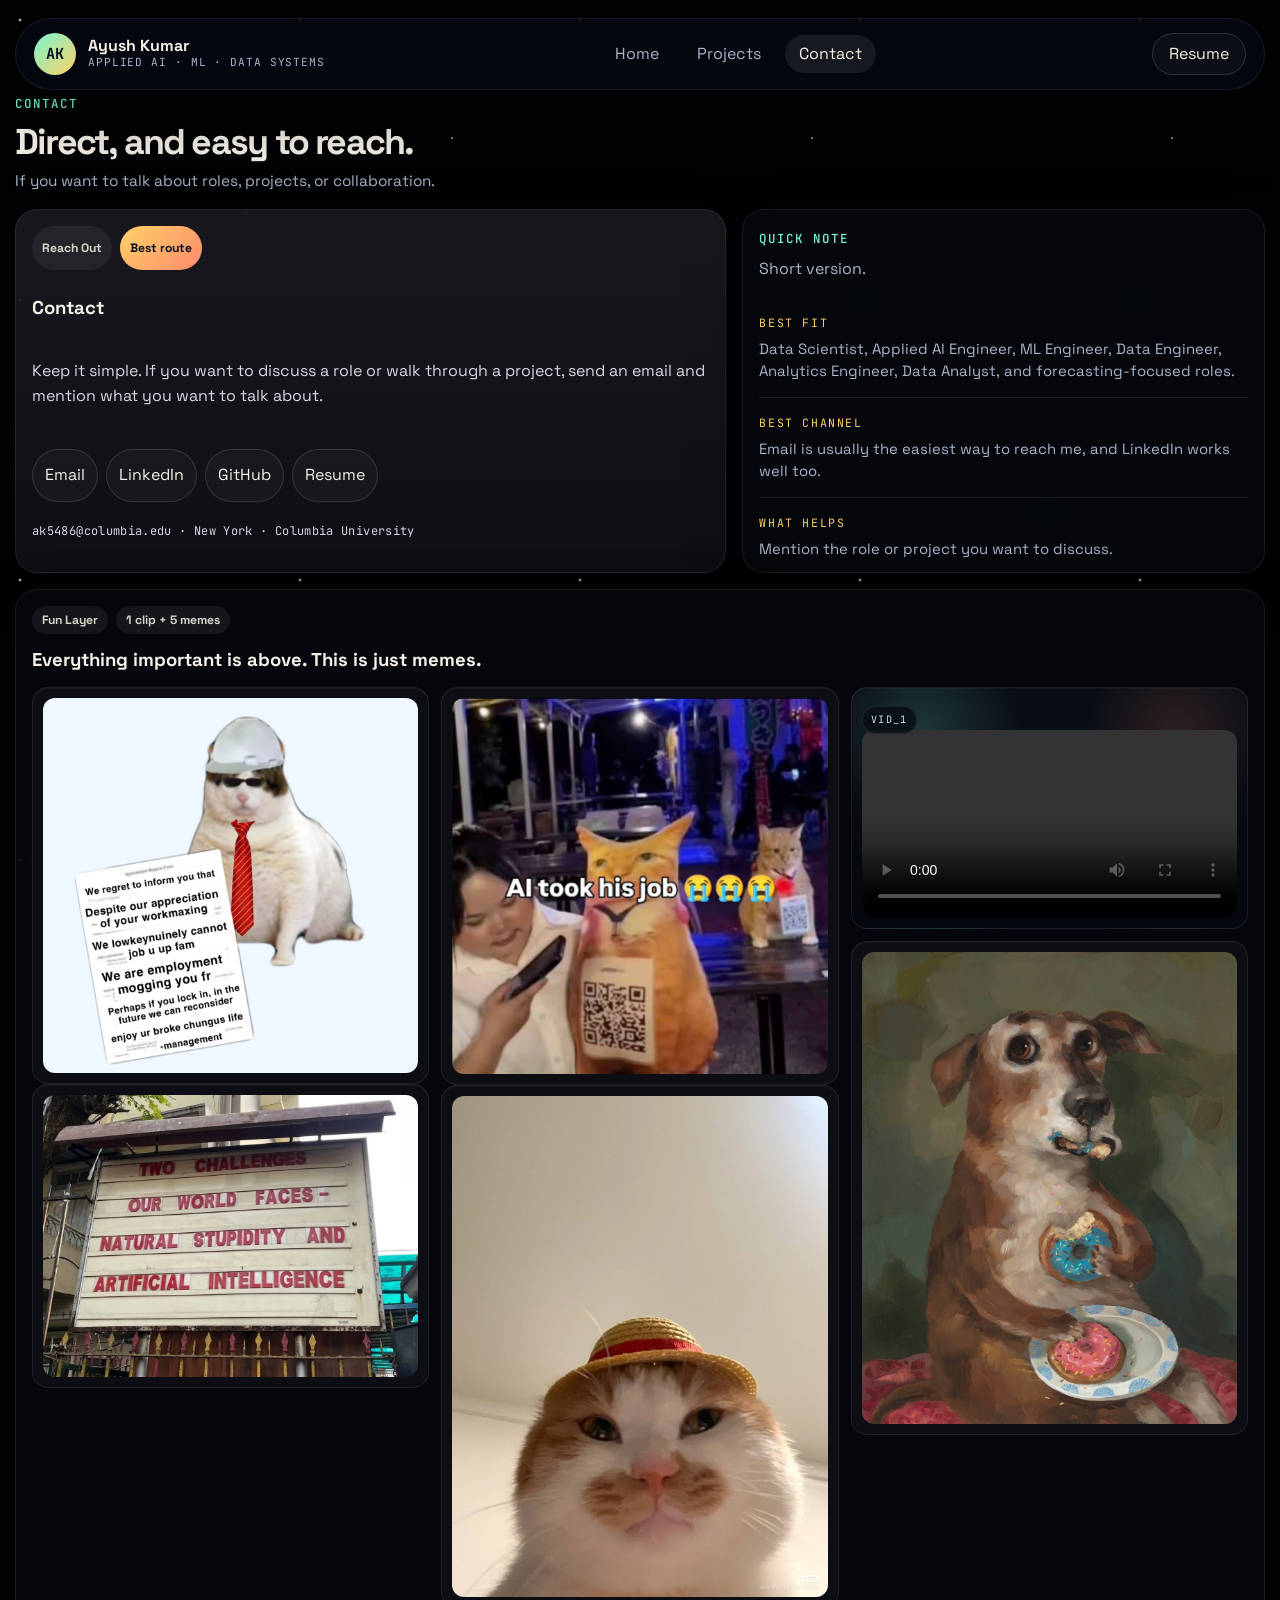
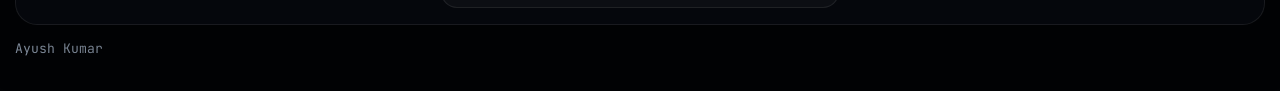
<file: contact.html>
<!doctype html>
<html lang="en">

<head>
  <meta charset="UTF-8" />
  <meta name="viewport" content="width=device-width, initial-scale=1.0" />
  <title>Contact | Ayush Kumar</title>
  <meta name="description" content="Minimal contact page for Ayush Kumar." />
  <meta name="theme-color" content="#020305" />
  <link rel="icon" href="assets/favicon.svg" type="image/svg+xml" />
  <link rel="preconnect" href="https://fonts.googleapis.com" />
  <link rel="preconnect" href="https://fonts.gstatic.com" crossorigin />
  <link
    href="https://fonts.googleapis.com/css2?family=Instrument+Serif:ital@0;1&family=JetBrains+Mono:wght@400;500;700&family=Space+Grotesk:wght@400;500;700&display=swap"
    rel="stylesheet" />
  <link rel="stylesheet" href="styles.css" />
</head>

<body class="sub-page projects-page contact-page">
  <div class="projects-shell">
    <header class="site-header projects-header">
      <a class="brand" href="index.html" aria-label="Ayush Kumar home">
        <span class="brand-mark">AK</span>
        <span class="brand-block">
          <strong>Ayush Kumar</strong>
          <small>Applied AI · ML · Data Systems</small>
        </span>
      </a>

      <nav class="site-nav" aria-label="Primary">
        <a href="index.html" data-page="index">Home</a>
        <a href="projects.html" data-page="projects">Projects</a>
        <a href="contact.html" data-page="contact">Contact</a>
      </nav>

      <a class="button" href="assets/Ayush_Kumar_resume.pdf" target="_blank" rel="noreferrer">Resume</a>
    </header>

    <main class="projects-main">
      <section class="projects-hero">
        <p class="eyebrow">Contact</p>
        <h1 class="projects-title">Direct, and easy to reach.</h1>
        <p class="projects-copy">
          If you want to talk about roles, projects, or collaboration.
        </p>
      </section>

      <section class="projects-layout contact-layout">
        <article class="projects-card projects-card-featured contact-primary-card">
          <div class="projects-card-head">
            <span class="projects-chip">Reach Out</span>
            <span class="projects-chip projects-chip-accent">Best route</span>
          </div>
          <h2>Contact</h2>
          <p>
            Keep it simple. If you want to discuss a role or walk through a project, send an email and mention
            what you want to talk about.
          </p>
          <div class="projects-links">
            <a href="mailto:ak5486@columbia.edu">Email</a>
            <a href="https://www.linkedin.com/in/ayushkumar953/" target="_blank" rel="noreferrer">LinkedIn</a>
            <a href="https://github.com/vitarka101" target="_blank" rel="noreferrer">GitHub</a>
            <a href="assets/Ayush_Kumar_resume.pdf" target="_blank" rel="noreferrer">Resume</a>
          </div>
          <p class="projects-meta">ak5486@columbia.edu · New York · Columbia University</p>
        </article>

        <aside class="projects-timeline-column contact-note-column">
          <div class="projects-timeline-panel contact-minimal-panel">
            <div class="projects-timeline-head">
              <span class="eyebrow">Quick Note</span>
              <p>Short version.</p>
            </div>

            <div class="contact-minimal-list">
              <div>
                <span>Best Fit</span>
                <p>Data Scientist, Applied AI Engineer, ML Engineer, Data Engineer, Analytics Engineer, Data Analyst,
                  and forecasting-focused roles.</p>
              </div>
              <div>
                <span>Best Channel</span>
                <p>Email is usually the easiest way to reach me, and LinkedIn works well too.</p>
              </div>
              <div>
                <span>What Helps</span>
                <p>Mention the role or project you want to discuss.</p>
              </div>
            </div>
          </div>
        </aside>

        <article class="projects-card contact-media-card">
          <div class="contact-media-head">
            <div>
              <div class="projects-card-head">
                <span class="projects-chip">Fun Layer</span>
                <span class="projects-chip">1 clip + 5 memes</span>
              </div>
              <h2>Everything important is above. This is just memes.</h2>
            </div>
            <!-- <p class="contact-media-copy">A short contact page works better when the useful links are immediate and the rest feels human.</p> -->
          </div>

          <div class="contact-media-grid">
            <figure class="contact-meme-card contact-meme-top-left">
              <img src="vid/pic_1.jpg" alt="Meme image 1" loading="lazy" decoding="async" />
            </figure>

            <figure class="contact-meme-card contact-meme-top-middle">
              <img src="vid/pic_4.jpg" alt="Meme image 4" loading="lazy" decoding="async" />
            </figure>

            <figure class="contact-meme-card contact-meme-top-right">
              <img src="vid/pic_2.jpg" alt="Meme image 2" loading="lazy" decoding="async" />
            </figure>

            <figure class="contact-meme-card contact-meme-side-left">
              <img src="vid/pic_5.jpg" alt="Meme image 5" loading="lazy" decoding="async" />
            </figure>

            <div class="contact-video-stack">
              <p class="contact-media-kicker">Vid_1</p>
              <div class="contact-video-frame">
                <video class="contact-video" controls loop playsinline preload="metadata"
                  aria-label="Contact section video">
                  <source src="vid/vid_1.mp4" type="video/mp4" />
                </video>
              </div>
            </div>

            <figure class="contact-meme-card contact-meme-side-right">
              <img src="vid/pic_3.jpg" alt="Meme image 3" loading="lazy" decoding="async" />
            </figure>
          </div>
        </article>
      </section>
    </main>

    <footer class="site-footer projects-footer">
      <p>Ayush Kumar</p>
    </footer>
  </div>

  <script src="script.js"></script>
</body>

</html>
</file>
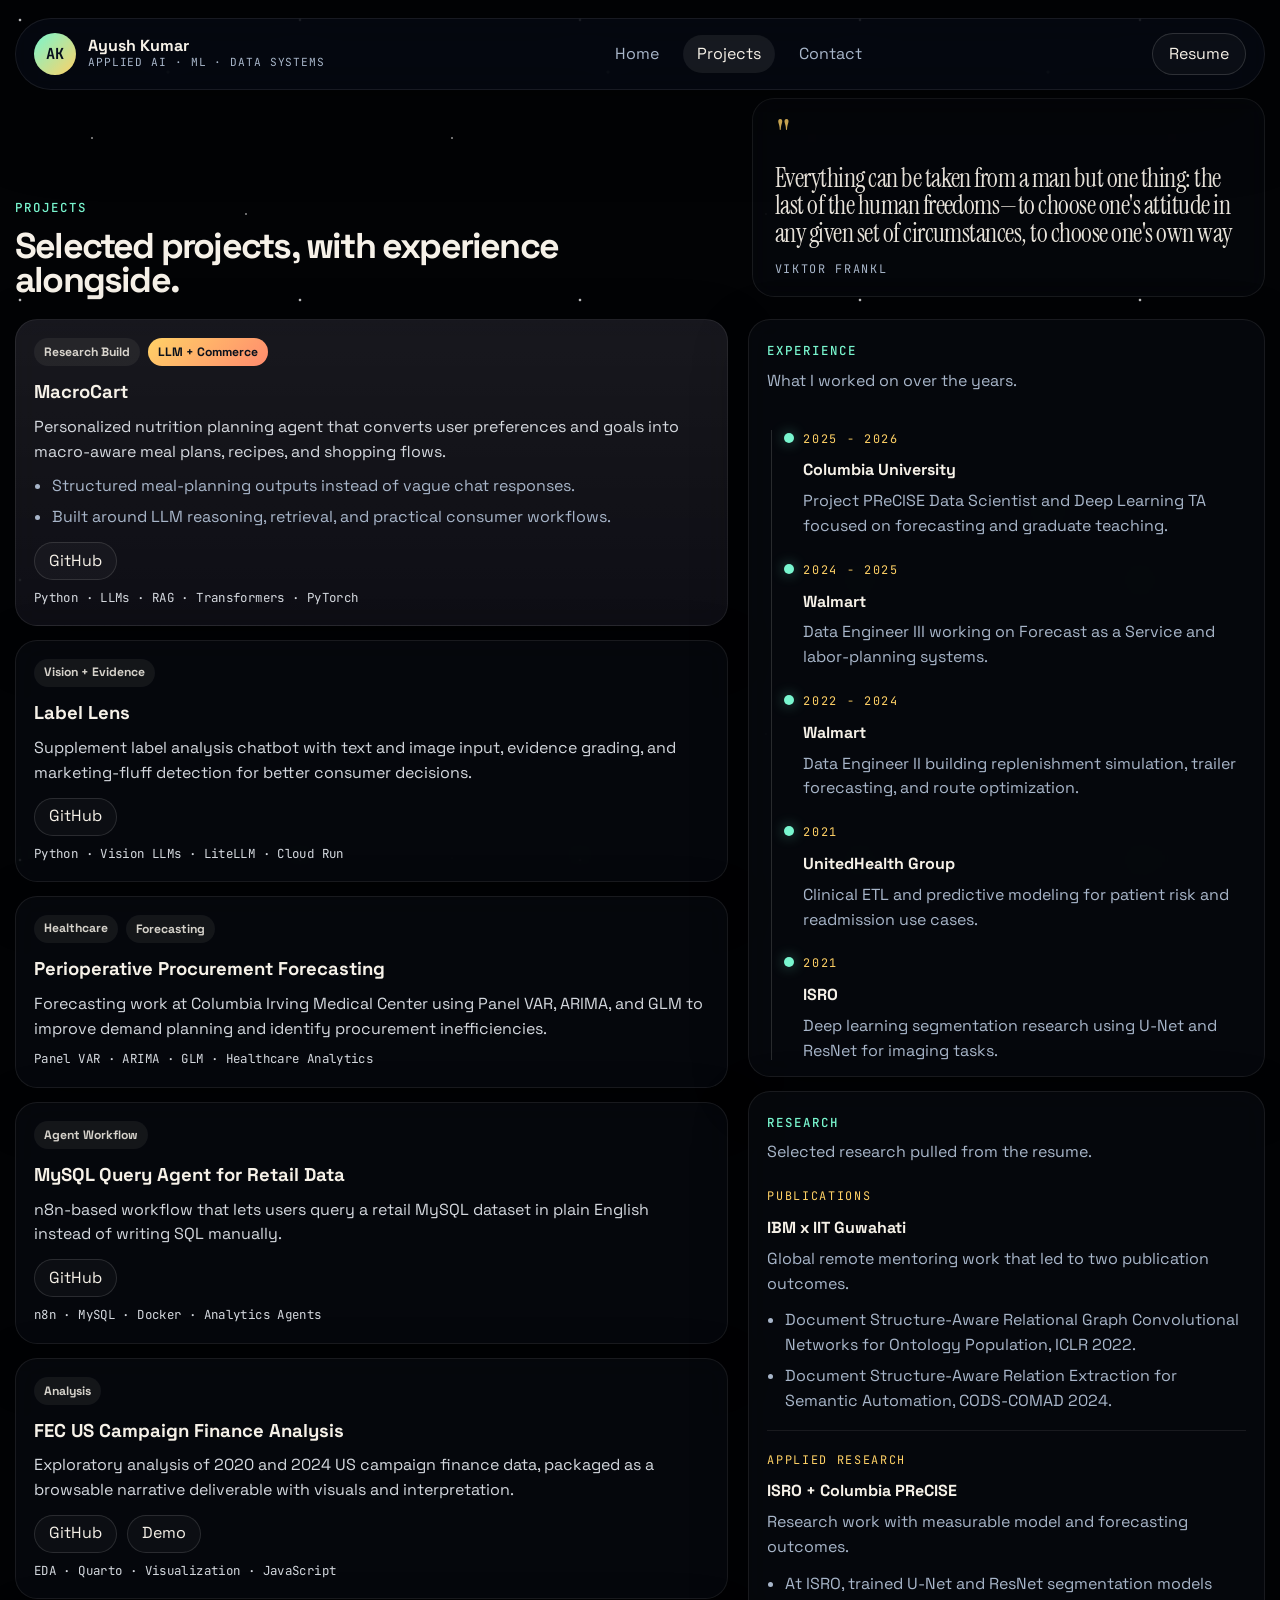
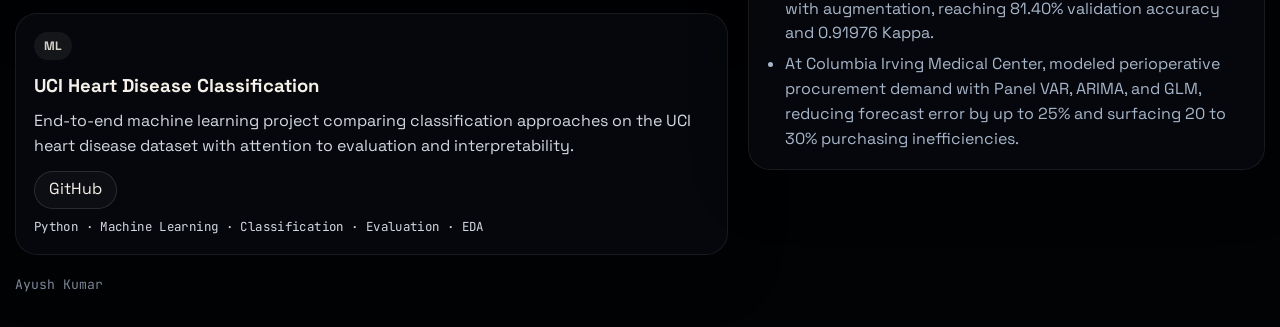
<file: experience.html>
<!doctype html>
<html lang="en">
  <head>
    <meta charset="UTF-8" />
    <meta http-equiv="refresh" content="0; url=projects.html" />
    <meta name="viewport" content="width=device-width, initial-scale=1.0" />
    <title>Experience | Ayush Kumar</title>
    <meta
      name="description"
      content="Selected projects and work timeline for Ayush Kumar."
    />
    <link rel="canonical" href="projects.html" />
  </head>
  <body></body>
</html>
</file>
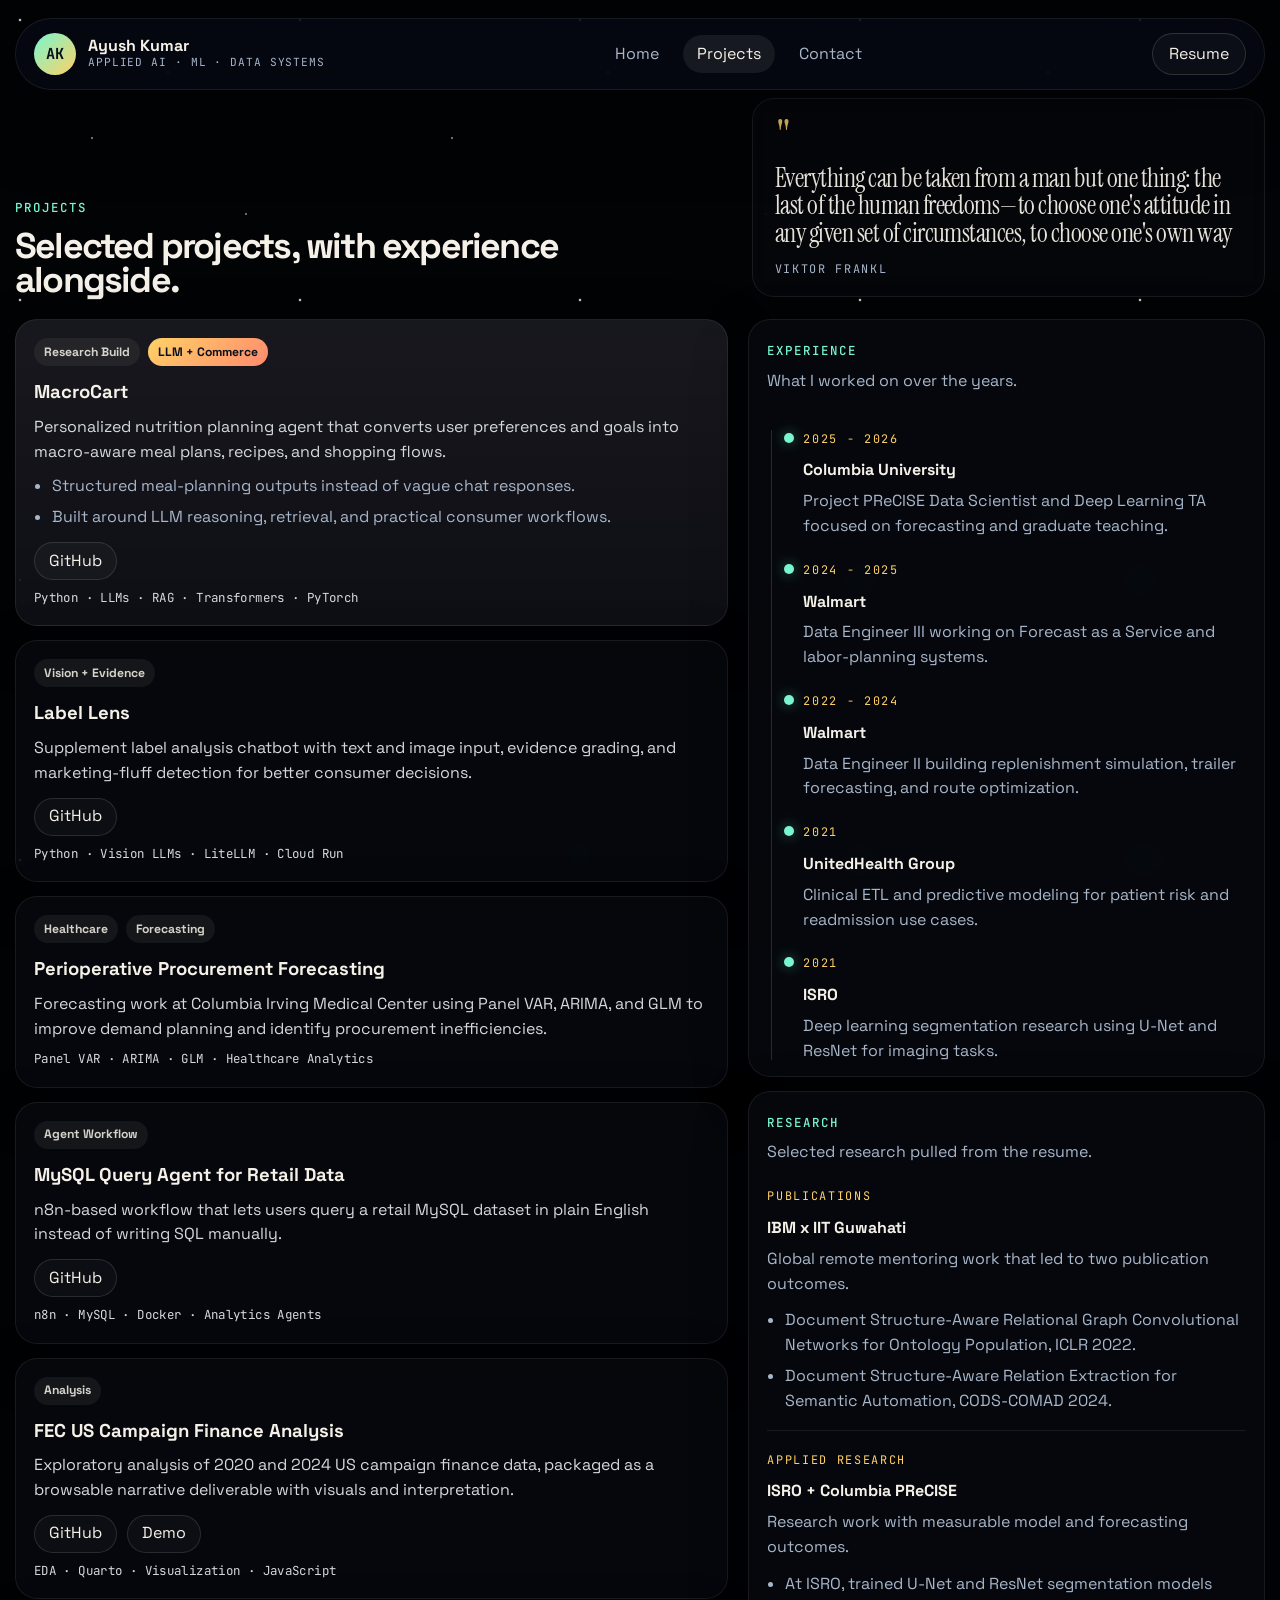
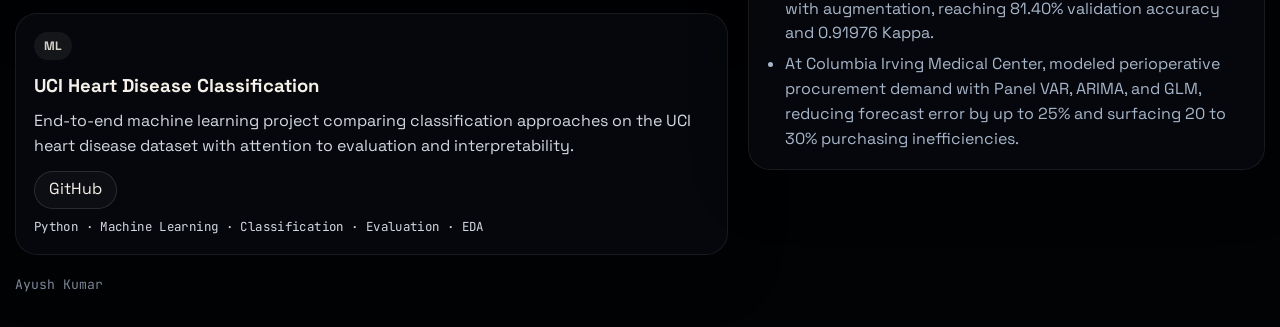
<file: projects.html>
<!doctype html>
<html lang="en">

<head>
  <meta charset="UTF-8" />
  <meta name="viewport" content="width=device-width, initial-scale=1.0" />
  <title>Projects | Ayush Kumar</title>
  <meta name="description"
    content="Selected projects and work timeline for Ayush Kumar across applied AI, forecasting, analytics, and data systems." />
  <meta name="theme-color" content="#020305" />
  <link rel="icon" href="assets/favicon.svg" type="image/svg+xml" />
  <link rel="preconnect" href="https://fonts.googleapis.com" />
  <link rel="preconnect" href="https://fonts.gstatic.com" crossorigin />
  <link
    href="https://fonts.googleapis.com/css2?family=Instrument+Serif:ital@0;1&family=JetBrains+Mono:wght@400;500;700&family=Space+Grotesk:wght@400;500;700&display=swap"
    rel="stylesheet" />
  <link rel="stylesheet" href="styles.css" />
</head>

<body class="sub-page projects-page">
  <div class="projects-shell">
    <header class="site-header projects-header">
      <a class="brand" href="index.html" aria-label="Ayush Kumar home">
        <span class="brand-mark">AK</span>
        <span class="brand-block">
          <strong>Ayush Kumar</strong>
          <small>Applied AI · ML · Data Systems</small>
        </span>
      </a>

      <nav class="site-nav" aria-label="Primary">
        <a href="index.html" data-page="index">Home</a>
        <a href="projects.html" data-page="projects">Projects</a>
        <a href="contact.html" data-page="contact">Contact</a>
      </nav>

      <a class="button" href="assets/Ayush_Kumar_resume.pdf" target="_blank" rel="noreferrer">Resume</a>
    </header>

    <main class="projects-main">
      <section class="projects-hero">
        <div class="projects-hero-grid">
          <div class="projects-hero-copy-block">
            <p class="eyebrow">Projects</p>
            <h1 class="projects-title">Selected projects, with experience alongside.</h1>
          </div>

          <aside class="projects-quote-card" aria-label="Project quote">
            <p class="projects-quote-mark">"</p>
            <blockquote class="projects-quote">
              Everything can be taken from a man but one thing: the last of the human freedoms—to choose one's attitude
              in any given set of circumstances, to choose one's own way
            </blockquote>
            <p class="projects-quote-signoff"> Viktor Frankl</p>
          </aside>
        </div>
      </section>

      <section class="projects-layout">
        <div class="projects-list-column">
          <article class="projects-card projects-card-featured">
            <div class="projects-card-head">
              <span class="projects-chip">Research Build</span>
              <span class="projects-chip projects-chip-accent">LLM + Commerce</span>
            </div>
            <h2>MacroCart</h2>
            <p>
              Personalized nutrition planning agent that converts user preferences and goals into macro-aware meal
              plans, recipes, and shopping flows.
            </p>
            <ul class="projects-points">
              <li>Structured meal-planning outputs instead of vague chat responses.</li>
              <li>Built around LLM reasoning, retrieval, and practical consumer workflows.</li>
            </ul>
            <div class="projects-links">
              <a href="https://github.com/vitarka101/macro-cart" target="_blank" rel="noreferrer">GitHub</a>
            </div>
            <p class="projects-meta">Python · LLMs · RAG · Transformers · PyTorch</p>
          </article>

          <article class="projects-card">
            <div class="projects-card-head">
              <!-- <span class="projects-chip">Public Repo</span> -->
              <span class="projects-chip">Vision + Evidence</span>
            </div>
            <h2>Label Lens</h2>
            <p>
              Supplement label analysis chatbot with text and image input, evidence grading, and marketing-fluff
              detection for better consumer decisions.
            </p>
            <div class="projects-links">
              <a href="https://github.com/vitarka101/label-lens" target="_blank" rel="noreferrer">GitHub</a>
            </div>
            <p class="projects-meta">Python · Vision LLMs · LiteLLM · Cloud Run</p>
          </article>

          <article class="projects-card">
            <div class="projects-card-head">
              <span class="projects-chip">Healthcare</span>
              <span class="projects-chip">Forecasting</span>
            </div>
            <h2>Perioperative Procurement Forecasting</h2>
            <p>
              Forecasting work at Columbia Irving Medical Center using Panel VAR, ARIMA, and GLM to improve demand
              planning and identify procurement inefficiencies.
            </p>
            <p class="projects-meta">Panel VAR · ARIMA · GLM · Healthcare Analytics</p>
          </article>

          <article class="projects-card">
            <div class="projects-card-head">
              <!-- <span class="projects-chip">Public Repo</span> -->
              <span class="projects-chip">Agent Workflow</span>
            </div>
            <h2>MySQL Query Agent for Retail Data</h2>
            <p>
              n8n-based workflow that lets users query a retail MySQL dataset in plain English instead of writing
              SQL manually.
            </p>
            <div class="projects-links">
              <a href="https://github.com/vitarka101/agentic-ai-mysql-retail" target="_blank"
                rel="noreferrer">GitHub</a>
            </div>
            <p class="projects-meta">n8n · MySQL · Docker · Analytics Agents</p>
          </article>

          <article class="projects-card">
            <div class="projects-card-head">
              <!-- <span class="projects-chip">Public Repo</span> -->
              <span class="projects-chip">Analysis</span>
            </div>
            <h2>FEC US Campaign Finance Analysis</h2>
            <p>
              Exploratory analysis of 2020 and 2024 US campaign finance data, packaged as a browsable narrative
              deliverable with visuals and interpretation.
            </p>
            <div class="projects-links">
              <a href="https://github.com/vitarka101/FEC-US-Campaign-Finance-Analysis" target="_blank"
                rel="noreferrer">GitHub</a>
              <a href="https://vitarka101.github.io/FEC-US-Campaign-Finance-Analysis/" target="_blank"
                rel="noreferrer">Demo</a>
            </div>
            <p class="projects-meta">EDA · Quarto · Visualization · JavaScript</p>
          </article>

          <article class="projects-card">
            <div class="projects-card-head">
              <!-- <span class="projects-chip">Public Repo</span> -->
              <span class="projects-chip">ML</span>
            </div>
            <h2>UCI Heart Disease Classification</h2>
            <p>
              End-to-end machine learning project comparing classification approaches on the UCI heart disease
              dataset with attention to evaluation and interpretability.
            </p>
            <div class="projects-links">
              <a href="https://github.com/vitarka101/uci-heart-disease-classification" target="_blank"
                rel="noreferrer">GitHub</a>
            </div>
            <p class="projects-meta">Python · Machine Learning · Classification · Evaluation · EDA</p>
          </article>
        </div>

        <aside class="projects-timeline-column">
          <div class="projects-timeline-panel">
            <div class="projects-timeline-head">
              <span class="eyebrow">Experience</span>
              <p>What I worked on over the years.</p>
            </div>

            <div class="projects-experience-track">
              <article class="projects-experience-node">
                <span class="projects-experience-year">2025 - 2026</span>
                <div class="projects-experience-body">
                  <h3>Columbia University</h3>
                  <p>Project PReCISE Data Scientist and Deep Learning TA focused on forecasting and graduate teaching.
                  </p>
                </div>
              </article>

              <article class="projects-experience-node">
                <span class="projects-experience-year">2024 - 2025</span>
                <div class="projects-experience-body">
                  <h3>Walmart</h3>
                  <p>Data Engineer III working on Forecast as a Service and labor-planning systems.</p>
                </div>
              </article>

              <article class="projects-experience-node">
                <span class="projects-experience-year">2022 - 2024</span>
                <div class="projects-experience-body">
                  <h3>Walmart</h3>
                  <p>Data Engineer II building replenishment simulation, trailer forecasting, and route optimization.
                  </p>
                </div>
              </article>

              <article class="projects-experience-node">
                <span class="projects-experience-year">2021</span>
                <div class="projects-experience-body">
                  <h3>UnitedHealth Group</h3>
                  <p>Clinical ETL and predictive modeling for patient risk and readmission use cases.</p>
                </div>
              </article>

              <article class="projects-experience-node">
                <span class="projects-experience-year">2021</span>
                <div class="projects-experience-body">
                  <h3>ISRO</h3>
                  <p>Deep learning segmentation research using U-Net and ResNet for imaging tasks.</p>
                </div>
              </article>
            </div>
          </div>

          <div class="projects-timeline-panel projects-research-panel">
            <div class="projects-timeline-head">
              <span class="eyebrow">Research</span>
              <p>Selected research pulled from the resume.</p>
            </div>

            <div class="projects-research-list">
              <article class="projects-research-item">
                <span class="projects-experience-year">Publications</span>
                <h3>IBM x IIT Guwahati</h3>
                <p>Global remote mentoring work that led to two publication outcomes.</p>
                <ul class="projects-points projects-research-points">
                  <li>Document Structure-Aware Relational Graph Convolutional Networks for Ontology Population, ICLR 2022.</li>
                  <li>Document Structure-Aware Relation Extraction for Semantic Automation, CODS-COMAD 2024.</li>
                </ul>
              </article>

              <article class="projects-research-item">
                <span class="projects-experience-year">Applied Research</span>
                <h3>ISRO + Columbia PReCISE</h3>
                <p>Research work with measurable model and forecasting outcomes.</p>
                <ul class="projects-points projects-research-points">
                  <li>At ISRO, trained U-Net and ResNet segmentation models with augmentation, reaching 81.40% validation accuracy and 0.91976 Kappa.</li>
                  <li>At Columbia Irving Medical Center, modeled perioperative procurement demand with Panel VAR, ARIMA, and GLM, reducing forecast error by up to 25% and surfacing 20 to 30% purchasing inefficiencies.</li>
                </ul>
              </article>
            </div>
          </div>
        </aside>
      </section>
    </main>

      <footer class="site-footer projects-footer">
        <p>Ayush Kumar</p>
      </footer>
  </div>

  <script src="script.js"></script>
</body>

</html>
</file>
<file: styles.css>
:root {
  --bg: #070b14;
  --bg-deep: #03060d;
  --surface: rgba(10, 17, 30, 0.8);
  --surface-strong: rgba(14, 22, 37, 0.92);
  --surface-alt: rgba(23, 17, 34, 0.9);
  --line: rgba(255, 255, 255, 0.08);
  --line-strong: rgba(255, 255, 255, 0.16);
  --text: #f6f1e8;
  --muted: #a8b6ca;
  --mint: #79f6cf;
  --gold: #ffd166;
  --coral: #ff8b6e;
  --blue: #7aa2ff;
  --shadow: 0 24px 80px rgba(0, 0, 0, 0.34);
  --radius-xl: 28px;
  --radius-lg: 22px;
  --radius-md: 16px;
  --max: 1180px;
}

*,
*::before,
*::after {
  box-sizing: border-box;
}

html {
  scroll-behavior: smooth;
}

body {
  margin: 0;
  min-height: 100vh;
  color: var(--text);
  font-family: "Space Grotesk", sans-serif;
  background:
    radial-gradient(circle at 12% 18%, rgba(121, 246, 207, 0.12), transparent 24%),
    radial-gradient(circle at 82% 14%, rgba(255, 139, 110, 0.14), transparent 26%),
    radial-gradient(circle at 65% 62%, rgba(122, 162, 255, 0.12), transparent 28%),
    linear-gradient(180deg, #070b14 0%, #09101b 46%, #05070d 100%);
  line-height: 1.55;
}

.home-page {
  overflow-x: hidden;
  overflow-y: auto;
}

body::before {
  content: "";
  position: fixed;
  inset: 0;
  pointer-events: none;
  background-image:
    linear-gradient(rgba(255, 255, 255, 0.035) 1px, transparent 1px),
    linear-gradient(90deg, rgba(255, 255, 255, 0.035) 1px, transparent 1px);
  background-size: 44px 44px;
  mask-image: linear-gradient(180deg, rgba(0, 0, 0, 0.75), transparent);
}

body::after {
  content: "";
  position: fixed;
  inset: auto -10% -20% auto;
  width: 420px;
  height: 420px;
  border-radius: 50%;
  background: radial-gradient(circle, rgba(121, 246, 207, 0.08), transparent 68%);
  pointer-events: none;
}

a {
  color: inherit;
  text-decoration: none;
}

p,
ul {
  margin: 0;
}

.page-shell {
  width: min(calc(100% - 32px), var(--max));
  margin: 0 auto;
  padding-bottom: 28px;
}

.site-header {
  position: sticky;
  top: 18px;
  z-index: 10;
  display: flex;
  align-items: center;
  justify-content: space-between;
  gap: 22px;
  margin-top: 18px;
  padding: 14px 18px;
  border: 1px solid var(--line);
  border-radius: 999px;
  background: rgba(6, 10, 18, 0.78);
  backdrop-filter: blur(18px);
  box-shadow: var(--shadow);
}

.brand {
  display: inline-flex;
  align-items: center;
  gap: 12px;
  min-width: 0;
}

.brand-mark {
  display: grid;
  place-items: center;
  width: 42px;
  height: 42px;
  border-radius: 50%;
  color: #08101d;
  font-family: "JetBrains Mono", monospace;
  font-size: 0.95rem;
  font-weight: 700;
  background: linear-gradient(135deg, var(--mint), var(--gold));
}

.brand-block {
  display: flex;
  flex-direction: column;
  min-width: 0;
}

.brand-block strong {
  font-size: 1rem;
  line-height: 1.1;
}

.brand-block small {
  color: var(--muted);
  font-family: "JetBrains Mono", monospace;
  font-size: 0.7rem;
  letter-spacing: 0.08em;
  text-transform: uppercase;
}

.site-nav {
  display: flex;
  flex-wrap: wrap;
  gap: 10px;
}

.site-nav a {
  min-height: 38px;
  display: inline-flex;
  align-items: center;
  padding: 0 14px;
  border-radius: 999px;
  color: var(--muted);
  transition:
    color 160ms ease,
    background 160ms ease,
    border-color 160ms ease;
}

.site-nav a:hover,
.site-nav a:focus-visible,
.site-nav a.is-active {
  color: var(--text);
  background: rgba(255, 255, 255, 0.07);
}

.button,
.link-cluster a,
.contact-action-grid a,
.stacked-links a {
  display: inline-flex;
  align-items: center;
  justify-content: center;
  min-height: 42px;
  padding: 0 16px;
  border: 1px solid rgba(255, 255, 255, 0.14);
  border-radius: 999px;
  background: rgba(255, 255, 255, 0.03);
  transition:
    transform 180ms ease,
    border-color 180ms ease,
    background 180ms ease;
}

.button:hover,
.button:focus-visible,
.link-cluster a:hover,
.link-cluster a:focus-visible,
.contact-action-grid a:hover,
.contact-action-grid a:focus-visible,
.stacked-links a:hover,
.stacked-links a:focus-visible {
  transform: translateY(-2px);
  border-color: rgba(255, 255, 255, 0.24);
  background: rgba(255, 255, 255, 0.08);
}

.site-main {
  position: relative;
}

.home-page .site-main {
  display: grid;
  align-items: center;
  min-height: calc(100svh - 138px);
}

.home-shell {
  display: grid;
  grid-template-columns: 1.03fr 0.97fr;
  gap: 22px;
  width: 100%;
}

.glass-card {
  border: 1px solid var(--line);
  border-radius: var(--radius-xl);
  background:
    linear-gradient(180deg, rgba(255, 255, 255, 0.055), rgba(255, 255, 255, 0.02)),
    var(--surface);
  box-shadow: var(--shadow);
  backdrop-filter: blur(14px);
}

.intro-card,
.panel-card,
.case-card,
.timeline-entry,
.side-card,
.contact-hero-card {
  position: relative;
  overflow: hidden;
}

.intro-card::before,
.panel-card::before,
.case-card::before,
.timeline-entry::before,
.side-card::before,
.contact-hero-card::before {
  content: "";
  position: absolute;
  inset: 0 auto auto 0;
  width: 180px;
  height: 180px;
  border-radius: 50%;
  background: radial-gradient(circle, rgba(121, 246, 207, 0.14), transparent 70%);
  transform: translate(-32%, -34%);
  pointer-events: none;
}

.intro-card {
  padding: 34px;
}

.eyebrow {
  color: var(--mint);
  font-family: "JetBrains Mono", monospace;
  font-size: 0.78rem;
  font-weight: 500;
  letter-spacing: 0.16em;
  text-transform: uppercase;
}

.display-title,
.page-title,
.contact-hero-card h2 {
  margin: 14px 0 0;
  line-height: 0.94;
  letter-spacing: -0.05em;
}

.display-title {
  font-size: clamp(4rem, 7vw, 6.8rem);
}

.display-title span,
.page-title span,
.contact-hero-card h2 span {
  font-family: "Instrument Serif", serif;
  font-style: italic;
  color: var(--gold);
}

.lede {
  margin-top: 18px;
  font-size: clamp(1.18rem, 2vw, 1.42rem);
  font-weight: 500;
}

.body-copy,
.page-text,
.case-card p,
.timeline-content p,
.side-card p,
.contact-hero-card p {
  color: var(--muted);
}

.body-copy {
  max-width: 56ch;
  margin-top: 14px;
  font-size: 1.02rem;
}

.tag-cloud,
.link-cluster,
.contact-action-grid {
  display: flex;
  flex-wrap: wrap;
  gap: 10px;
}

.tag-cloud {
  margin-top: 24px;
}

.tag-cloud span,
.stacked-tags span,
.chip {
  display: inline-flex;
  align-items: center;
  min-height: 32px;
  padding: 0 12px;
  border-radius: 999px;
  font-size: 0.82rem;
  font-weight: 700;
}

.tag-cloud span,
.stacked-tags span {
  background: rgba(255, 255, 255, 0.05);
  color: rgba(246, 241, 232, 0.88);
}

.tag-cloud-left {
  justify-content: flex-start;
}

.link-cluster {
  margin-top: 22px;
}

.home-signal-grid {
  display: grid;
  grid-template-columns: repeat(2, minmax(0, 1fr));
  gap: 14px;
  margin-top: 24px;
}

.home-signal-grid article {
  padding: 16px 18px;
  border: 1px solid var(--line);
  border-radius: var(--radius-md);
  background: rgba(255, 255, 255, 0.025);
}

.home-signal-grid p {
  margin-top: 8px;
}

.mono-label {
  color: var(--gold);
  font-family: "JetBrains Mono", monospace;
  font-size: 0.76rem;
  letter-spacing: 0.16em;
  text-transform: uppercase;
}

.shortcut-note {
  margin-top: 22px;
  color: rgba(168, 182, 202, 0.9);
  font-family: "JetBrains Mono", monospace;
  font-size: 0.82rem;
}

kbd {
  display: inline-flex;
  align-items: center;
  justify-content: center;
  min-width: 22px;
  height: 22px;
  margin: 0 4px;
  padding: 0 6px;
  border: 1px solid var(--line-strong);
  border-radius: 7px;
  font-family: inherit;
  font-size: 0.72rem;
  background: rgba(255, 255, 255, 0.04);
}

.home-stack {
  display: grid;
  gap: 18px;
}

.panel-card,
.case-card,
.timeline-entry,
.side-card,
.contact-hero-card {
  padding: 24px;
}

.panel-head,
.case-head {
  display: flex;
  align-items: center;
  justify-content: space-between;
  gap: 14px;
  flex-wrap: wrap;
}

.status-pill,
.panel-muted {
  color: rgba(246, 241, 232, 0.72);
  font-family: "JetBrains Mono", monospace;
  font-size: 0.76rem;
}

.status-pill {
  color: #0a111e;
  font-weight: 700;
  padding: 8px 12px;
  border-radius: 999px;
  background: linear-gradient(135deg, var(--mint), var(--gold));
}

.metric-grid {
  display: grid;
  grid-template-columns: repeat(2, minmax(0, 1fr));
  gap: 14px;
  margin-top: 16px;
}

.metric-item {
  padding: 16px;
  border: 1px solid rgba(255, 255, 255, 0.08);
  border-radius: 18px;
  background: rgba(255, 255, 255, 0.04);
}

.metric-item strong {
  display: block;
  font-size: clamp(1.7rem, 3vw, 2.35rem);
  line-height: 1;
}

.metric-item span {
  display: block;
  margin-top: 8px;
  color: var(--muted);
  font-size: 0.92rem;
}

.launch-grid {
  display: grid;
  grid-template-columns: repeat(2, minmax(0, 1fr));
  gap: 12px;
  margin-top: 16px;
}

.launch-card {
  display: flex;
  flex-direction: column;
  min-height: 140px;
  padding: 16px;
  border: 1px solid rgba(255, 255, 255, 0.08);
  border-radius: 18px;
  background:
    linear-gradient(180deg, rgba(255, 255, 255, 0.035), rgba(255, 255, 255, 0.015)),
    rgba(255, 255, 255, 0.025);
  transition:
    transform 180ms ease,
    border-color 180ms ease,
    background 180ms ease;
}

.launch-card:hover,
.launch-card:focus-visible {
  transform: translateY(-4px);
  border-color: rgba(255, 255, 255, 0.18);
  background: rgba(255, 255, 255, 0.06);
}

.launch-index {
  color: var(--mint);
  font-family: "JetBrains Mono", monospace;
  font-size: 0.8rem;
}

.launch-card h2 {
  margin: 14px 0 8px;
  font-size: 1.18rem;
}

.launch-card p,
.signal-list p,
.signal-list span {
  color: var(--muted);
}

.signal-list {
  display: grid;
  gap: 14px;
  margin-top: 16px;
}

.signal-list div {
  padding: 14px 0;
  border-top: 1px solid rgba(255, 255, 255, 0.08);
}

.signal-list div:first-child {
  border-top: 0;
  padding-top: 0;
}

.signal-list span {
  display: inline-block;
  margin-bottom: 6px;
  font-family: "JetBrains Mono", monospace;
  font-size: 0.74rem;
  letter-spacing: 0.12em;
  text-transform: uppercase;
}

.page-main {
  padding-top: 56px;
}

.page-intro {
  max-width: 760px;
  margin-bottom: 26px;
}

.page-title {
  font-size: clamp(3rem, 5vw, 4.9rem);
}

.page-text {
  margin-top: 16px;
  max-width: 62ch;
  font-size: 1.05rem;
}

.case-grid {
  display: grid;
  grid-template-columns: repeat(12, minmax(0, 1fr));
  gap: 18px;
}

.case-card {
  display: flex;
  flex-direction: column;
  gap: 14px;
  grid-column: span 6;
}

.case-featured {
  grid-column: span 6;
}

.alt-surface {
  background:
    linear-gradient(180deg, rgba(255, 255, 255, 0.05), rgba(255, 255, 255, 0.02)),
    var(--surface-alt);
}

.case-card h2,
.timeline-content h2,
.side-card h3,
.contact-hero-card h2 {
  margin: 0;
}

.case-card h2,
.timeline-content h2 {
  font-size: 1.42rem;
}

.chip {
  background: rgba(255, 255, 255, 0.06);
  color: rgba(246, 241, 232, 0.9);
}

.chip-accent {
  color: #0a111e;
  background: linear-gradient(135deg, var(--gold), var(--coral));
}

.chip-live {
  color: #09111f;
  background: linear-gradient(135deg, var(--mint), var(--blue));
}

.list-plain {
  padding-left: 18px;
  color: var(--muted);
}

.list-plain li+li {
  margin-top: 7px;
}

.timeline-layout {
  display: grid;
  grid-template-columns: 1.2fr 0.8fr;
  gap: 18px;
  align-items: start;
}

.timeline-list,
.side-stack {
  display: grid;
  gap: 16px;
}

.timeline-entry {
  display: grid;
  grid-template-columns: 220px 1fr;
  gap: 24px;
  border-radius: var(--radius-lg);
}

.timeline-meta span {
  display: block;
  margin-bottom: 8px;
  color: var(--mint);
  font-family: "JetBrains Mono", monospace;
  font-size: 0.78rem;
  letter-spacing: 0.12em;
  text-transform: uppercase;
}

.timeline-meta strong {
  font-size: 1rem;
}

.timeline-content p {
  margin-top: 8px;
}

.side-card {
  border-radius: var(--radius-lg);
}

.side-card h3 {
  margin-top: 14px;
  font-size: 1.16rem;
}

.muted-block {
  margin-top: 8px;
}

.stacked-tags,
.stacked-links {
  display: flex;
  flex-wrap: wrap;
  gap: 10px;
  margin-top: 16px;
}

.contact-grid {
  display: grid;
  grid-template-columns: repeat(12, minmax(0, 1fr));
  gap: 18px;
}

.contact-hero-card {
  grid-column: span 7;
  padding: 28px;
}

.contact-hero-card h2 {
  margin-top: 14px;
  font-size: clamp(2.2rem, 4vw, 3.6rem);
  letter-spacing: -0.04em;
}

.contact-hero-card p {
  margin-top: 16px;
  max-width: 52ch;
}

.contact-action-grid {
  margin-top: 22px;
}

.contact-grid .side-card {
  grid-column: span 5;
}

.site-footer {
  display: flex;
  justify-content: space-between;
  gap: 16px;
  padding: 26px 0 8px;
  color: rgba(168, 182, 202, 0.8);
  font-family: "JetBrains Mono", monospace;
  font-size: 0.82rem;
}

/* Home redesign */

.zen-background {
  position: fixed;
  inset: 0;
  z-index: 0;
  overflow: hidden;
}

.zen-frame {
  width: 100%;
  height: 100%;
  border: 0;
  pointer-events: none;
  transform: scale(1.02);
}

.zen-shade {
  position: absolute;
  inset: 0;
  background:
    radial-gradient(circle at 10% 32%, rgba(255, 173, 32, 0.22), transparent 30%),
    linear-gradient(180deg, rgba(1, 2, 8, 0.14), rgba(1, 2, 8, 0.34)),
    rgba(0, 0, 0, 0.22);
  pointer-events: none;
}

.home-overlay {
  position: relative;
  z-index: 3;
  width: 100%;
  min-height: 100svh;
  padding: 28px 40px 36px;
  transition:
    opacity 220ms ease,
    visibility 220ms ease,
    transform 220ms ease;
}

.hero-stage {
  display: grid;
  min-height: calc(100svh - 64px);
  width: 100%;
  grid-template-rows: auto 1fr auto auto;
  align-items: center;
  gap: 20px;
}

.hero-topband {
  display: flex;
  flex-direction: column;
  align-items: center;
  gap: 18px;
  text-align: center;
  align-self: start;
  transform: translateY(-10px);
}

.hindi-name {
  font-family: "Noto Serif Devanagari", serif;
  font-size: clamp(2.7rem, 6.2vw, 4.9rem);
  font-weight: 400;
  line-height: 1;
  letter-spacing: 0;
  background: linear-gradient(180deg, #f8f0df 0%, #efcd92 52%, #db9641 100%);
  -webkit-background-clip: text;
  background-clip: text;
  color: transparent;
  -webkit-text-fill-color: transparent;
  filter: drop-shadow(0 8px 18px rgba(219, 150, 65, 0.22));
}

.zen-toggle,
.exit-zen {
  display: inline-flex;
  border: 1px solid rgba(255, 255, 255, 0.12);
  color: rgba(220, 227, 241, 0.8);
  font-family: "Space Grotesk", sans-serif;
  background: rgba(8, 12, 22, 0.45);
  backdrop-filter: blur(16px);
  transition:
    transform 180ms ease,
    border-color 180ms ease,
    background 180ms ease,
    color 180ms ease;
}

.zen-toggle {
  position: fixed;
  top: 24px;
  left: 24px;
  z-index: 6;
  width: 280px;
  min-height: 96px;
  flex-direction: column;
  align-items: flex-start;
  justify-content: center;
  gap: 8px;
  padding: 18px 20px;
  border-radius: 22px;
  text-align: left;
}

.zen-toggle:hover,
.zen-toggle:focus-visible,
.exit-zen:hover,
.exit-zen:focus-visible {
  transform: translateY(-2px);
  border-color: rgba(255, 255, 255, 0.22);
  color: rgba(255, 255, 255, 0.94);
  background: rgba(12, 18, 30, 0.7);
}

.launcher-title {
  display: block;
  font-size: 1.08rem;
  font-weight: 600;
  letter-spacing: -0.02em;
}

.launcher-copy {
  display: block;
  color: rgba(220, 227, 241, 0.6);
  font-size: 0.9rem;
}

.hero-links {
  display: flex;
  flex-wrap: wrap;
  justify-content: center;
  gap: 18px;
  align-self: end;
}

.hero-links a {
  min-width: 136px;
  min-height: 54px;
  display: inline-flex;
  align-items: center;
  justify-content: center;
  padding: 0 18px;
  border: 1px solid rgba(255, 255, 255, 0.13);
  border-radius: 14px;
  color: rgba(240, 244, 251, 0.88);
  font-family: "JetBrains Mono", monospace;
  font-size: 0.84rem;
  font-weight: 500;
  letter-spacing: 0.05em;
  text-transform: uppercase;
  background: rgba(22, 24, 34, 0.42);
  box-shadow: 0 18px 40px rgba(0, 0, 0, 0.18);
  backdrop-filter: blur(14px);
  transition:
    transform 180ms ease,
    border-color 180ms ease,
    background 180ms ease,
    box-shadow 180ms ease;
}

.hero-links a:hover,
.hero-links a:focus-visible {
  transform: translateY(-3px);
  border-color: rgba(255, 255, 255, 0.26);
  background: rgba(28, 31, 43, 0.58);
  box-shadow: 0 26px 50px rgba(0, 0, 0, 0.24);
}

.home-side-layout {
  width: 100%;
  display: flex;
  align-items: center;
  justify-content: space-between;
  gap: 34px;
  align-self: center;
}

.side-info-panel {
  width: min(100%, 360px);
  padding: 16px 18px 12px;
  border: 1px solid rgba(255, 255, 255, 0.11);
  border-radius: 18px;
  background:
    linear-gradient(180deg, rgba(14, 19, 30, 0.66), rgba(10, 13, 22, 0.5)),
    rgba(0, 0, 0, 0.16);
  box-shadow: 0 18px 56px rgba(0, 0, 0, 0.24);
  backdrop-filter: blur(18px);
}

.info-heading {
  display: flex;
  align-items: center;
  gap: 10px;
  margin-bottom: 10px;
}

.info-heading h1 {
  color: #78f3d0;
  font-family: "JetBrains Mono", monospace;
  font-size: 0.78rem;
  font-weight: 500;
  letter-spacing: 0.12em;
  text-transform: uppercase;
}

.heading-dot {
  width: 8px;
  height: 8px;
  border-radius: 2px;
  background: #78f3d0;
  box-shadow: 0 0 10px rgba(120, 243, 208, 0.4);
}

.info-list {
  padding-left: 18px;
  color: rgba(242, 245, 250, 0.92);
  font-size: clamp(0.78rem, 0.78vw, 0.88rem);
  line-height: 1.36;
}

.info-list li+li {
  margin-top: 6px;
}

.info-list li::marker {
  color: #78f3d0;
}

.mini-tags-block {
  margin-top: 12px;
  padding-top: 10px;
  border-top: 1px solid rgba(255, 255, 255, 0.08);
}

.mini-label {
  color: rgba(255, 255, 255, 0.5);
  font-family: "JetBrains Mono", monospace;
  font-size: 0.64rem;
  letter-spacing: 0.14em;
  text-transform: uppercase;
}

.mini-tags {
  display: flex;
  flex-wrap: wrap;
  gap: 6px;
  margin-top: 8px;
}

.mini-tags span {
  display: inline-flex;
  align-items: center;
  min-height: 28px;
  padding: 0 10px;
  border: 1px solid rgba(255, 255, 255, 0.1);
  border-radius: 8px;
  color: rgba(234, 238, 246, 0.92);
  background: rgba(255, 255, 255, 0.03);
  font-size: 0.72rem;
}

.home-contact-bar {
  display: flex;
  flex-wrap: wrap;
  justify-content: center;
  gap: 10px;
  margin-top: 14px;
  padding-top: 14px;
  border-top: 1px solid rgba(255, 255, 255, 0.08);
  color: #78f3d0;
  font-size: 0.8rem;
}

.home-contact-bar a {
  color: inherit;
}

.home-contact-bar span {
  color: rgba(255, 255, 255, 0.4);
}

.exit-zen {
  position: fixed;
  top: 12px;
  left: 24px;
  z-index: 6;
  align-items: center;
  justify-content: center;
  min-height: 44px;
  padding: 0 18px;
  border-radius: 999px;
  font-size: 0.96rem;
  opacity: 0;
  visibility: hidden;
  pointer-events: none;
}

.home-page.zen-mode .zen-frame {
  pointer-events: auto;
}

.home-page.zen-mode {
  overflow: hidden;
}

.home-page.zen-mode .home-overlay {
  opacity: 0;
  visibility: hidden;
  transform: scale(0.985);
  pointer-events: none;
}

.home-page.zen-mode .zen-shade {
  background: rgba(0, 0, 0, 0.08);
}

.home-page.zen-mode .exit-zen {
  opacity: 1;
  visibility: visible;
  pointer-events: auto;
}

@media (max-width: 1120px) {

  .home-shell,
  .timeline-layout {
    grid-template-columns: 1fr;
  }

  .contact-hero-card,
  .contact-grid .side-card,
  .case-card,
  .case-featured {
    grid-column: span 12;
  }
}

@media (max-width: 860px) {
  .home-overlay {
    padding: 20px 18px 24px;
  }

  .hero-stage {
    gap: 16px;
    grid-template-rows: auto auto auto auto;
    padding-top: 24px;
    padding-bottom: 18px;
  }

  .hero-links {
    gap: 12px;
  }

  .hero-links a {
    min-width: 124px;
    min-height: 48px;
    font-size: 0.78rem;
  }

  .zen-toggle {
    top: 18px;
    left: 18px;
    width: 236px;
    min-height: 84px;
    padding: 14px 16px;
  }

  .home-side-layout {
    flex-direction: column;
    align-items: stretch;
    gap: 14px;
  }

  .side-info-panel {
    width: 100%;
  }

  .info-list {
    font-size: 1rem;
  }

  .page-shell {
    width: min(calc(100% - 24px), var(--max));
  }

  .site-header {
    flex-wrap: wrap;
    justify-content: center;
    border-radius: 28px;
  }

  .site-nav {
    width: 100%;
    justify-content: center;
  }

  .home-signal-grid,
  .metric-grid,
  .launch-grid {
    grid-template-columns: 1fr;
  }

  .timeline-entry {
    grid-template-columns: 1fr;
    gap: 16px;
  }
}

@media (max-width: 640px) {
  .hindi-name {
    font-size: clamp(2.4rem, 11vw, 3.5rem);
  }

  .zen-toggle {
    width: calc(100vw - 36px);
    max-width: 260px;
  }

  .hero-links {
    width: 100%;
    display: grid;
    grid-template-columns: repeat(2, minmax(0, 1fr));
  }

  .hero-links a {
    width: 100%;
    min-width: 0;
  }

  .home-contact-bar {
    font-size: 0.92rem;
  }

  .exit-zen {
    top: 16px;
    right: 16px;
  }

  .intro-card,
  .panel-card,
  .case-card,
  .timeline-entry,
  .side-card,
  .contact-hero-card {
    padding: 20px;
  }

  .display-title {
    font-size: clamp(3.2rem, 16vw, 4.6rem);
  }

  .page-title {
    font-size: clamp(2.4rem, 12vw, 3.4rem);
  }

  .site-footer {
    flex-direction: column;
  }
}

/* Projects page redesign */

body.projects-page {
  background: #020305;
}

body.projects-page::before {
  background-image:
    radial-gradient(circle at 20px 20px, rgba(255, 255, 255, 0.92) 0 1px, transparent 1.7px),
    radial-gradient(circle at 92px 138px, rgba(255, 255, 255, 0.58) 0 1px, transparent 1.5px),
    radial-gradient(circle at 168px 72px, rgba(255, 255, 255, 0.76) 0 1.2px, transparent 1.9px),
    radial-gradient(circle at 246px 214px, rgba(255, 255, 255, 0.5) 0 1px, transparent 1.4px);
  background-size: 280px 280px, 360px 360px, 440px 440px, 520px 520px;
  background-repeat: repeat;
  mask-image: none;
  opacity: 0.82;
}

body.projects-page::after {
  display: none;
}

.projects-shell {
  width: min(calc(100% - 30px), 1260px);
  margin: 0 auto;
  padding-bottom: 24px;
}

.projects-header {
  max-width: 1260px;
}

.projects-main {
  padding-top: 8px;
}

.projects-hero {
  margin-bottom: 22px;
}

.projects-hero-grid {
  display: grid;
  grid-template-columns: minmax(0, 1.16fr) minmax(320px, 0.84fr);
  gap: 28px;
  align-items: end;
}

.projects-hero-copy-block {
  max-width: 760px;
}

.projects-title {
  margin: 12px 0 0;
  font-size: clamp(1.82rem, 2.8vw, 2.65rem);
  line-height: 0.95;
  letter-spacing: -0.05em;
}

.projects-copy {
  max-width: 60ch;
  margin-top: 14px;
  color: var(--muted);
  font-size: 1rem;
}

.projects-quote-card {
  align-self: stretch;
  width: 100%;
  display: flex;
  flex-direction: column;
  justify-content: flex-end;
  min-height: 100%;
  padding: 20px 22px 18px;
  border: 1px solid rgba(255, 255, 255, 0.08);
  border-radius: 22px;
  background: rgba(8, 10, 16, 0.52);
  backdrop-filter: blur(12px);
}

.projects-quote-mark {
  margin: 0;
  color: rgba(255, 209, 102, 0.9);
  font-family: "Instrument Serif", serif;
  font-size: 2.8rem;
  line-height: 0.8;
}

.projects-quote {
  margin: 10px 0 0;
  color: rgba(246, 241, 232, 0.94);
  font-family: "Instrument Serif", serif;
  font-size: clamp(1.22rem, 2vw, 1.6rem);
  line-height: 1.08;
  letter-spacing: -0.02em;
}

.projects-quote-signoff {
  margin-top: 12px;
  color: var(--muted);
  font-family: "JetBrains Mono", monospace;
  font-size: 0.74rem;
  letter-spacing: 0.14em;
  text-transform: uppercase;
}

.projects-layout {
  display: grid;
  grid-template-columns: minmax(0, 1.16fr) minmax(320px, 0.84fr);
  gap: 20px;
  align-items: start;
}

.projects-timeline-column {
  display: grid;
  gap: 14px;
  align-content: start;
  position: sticky;
  top: 24px;
}

.projects-list-column,
.projects-timeline-panel {
  display: grid;
  gap: 14px;
}

.projects-card,
.projects-timeline-panel {
  border: 1px solid rgba(255, 255, 255, 0.08);
  border-radius: 22px;
  background: rgba(8, 10, 16, 0.74);
  backdrop-filter: blur(14px);
  box-shadow: 0 18px 56px rgba(0, 0, 0, 0.3);
}

.projects-card {
  padding: 18px;
}

.projects-card-featured {
  background:
    linear-gradient(180deg, rgba(255, 255, 255, 0.06), rgba(255, 255, 255, 0.02)),
    rgba(12, 12, 20, 0.78);
}

.projects-card-head {
  display: flex;
  flex-wrap: wrap;
  gap: 8px;
  margin-bottom: 12px;
}

.projects-chip {
  display: inline-flex;
  align-items: center;
  min-height: 28px;
  padding: 0 10px;
  border-radius: 999px;
  color: rgba(246, 241, 232, 0.86);
  font-size: 0.76rem;
  font-weight: 700;
  background: rgba(255, 255, 255, 0.06);
}

.projects-chip-accent {
  color: #0b111c;
  background: linear-gradient(135deg, var(--gold), var(--coral));
}

.projects-card h2 {
  margin: 0;
  font-size: 1.16rem;
}

.projects-card p {
  margin-top: 8px;
  color: rgba(230, 234, 241, 0.92);
}

.projects-points {
  margin-top: 10px;
  padding-left: 18px;
  color: var(--muted);
}

.projects-points li+li {
  margin-top: 6px;
}

.projects-links {
  display: flex;
  flex-wrap: wrap;
  gap: 10px;
  margin-top: 12px;
}

.projects-links a {
  display: inline-flex;
  align-items: center;
  justify-content: center;
  min-height: 38px;
  padding: 0 14px;
  border: 1px solid rgba(255, 255, 255, 0.12);
  border-radius: 999px;
  background: rgba(255, 255, 255, 0.03);
  transition:
    transform 180ms ease,
    border-color 180ms ease,
    background 180ms ease;
}

.projects-links a:hover,
.projects-links a:focus-visible {
  transform: translateY(-2px);
  border-color: rgba(255, 255, 255, 0.24);
  background: rgba(255, 255, 255, 0.08);
}

.projects-meta {
  color: rgba(168, 182, 202, 0.82);
  font-family: "JetBrains Mono", monospace;
  font-size: 0.78rem;
  letter-spacing: 0.03em;
}

.projects-timeline-panel {
  padding: 18px 18px 12px;
}

.projects-timeline-head p {
  margin-top: 6px;
  color: var(--muted);
}

.projects-experience-track {
  position: relative;
  display: grid;
  gap: 18px;
  margin-top: 18px;
  padding-left: 18px;
}

.projects-experience-track::before {
  content: "";
  position: absolute;
  top: 4px;
  bottom: 4px;
  left: 4px;
  width: 1px;
  background: rgba(255, 255, 255, 0.14);
}

.projects-experience-node {
  position: relative;
  padding-left: 18px;
}

.projects-experience-node::before {
  content: "";
  position: absolute;
  top: 7px;
  left: -1px;
  width: 10px;
  height: 10px;
  border-radius: 50%;
  background: var(--mint);
  box-shadow: 0 0 14px rgba(121, 246, 207, 0.45);
}

.projects-experience-year {
  display: inline-block;
  color: var(--gold);
  font-family: "JetBrains Mono", monospace;
  font-size: 0.74rem;
  letter-spacing: 0.14em;
  text-transform: uppercase;
}

.projects-experience-body h3 {
  margin: 8px 0 0;
  font-size: 1rem;
}

.projects-experience-body p {
  margin-top: 6px;
  color: var(--muted);
}

.projects-research-panel {
  position: static;
  padding-bottom: 18px;
}

.projects-research-list {
  display: grid;
  gap: 16px;
  margin-top: 4px;
}

.projects-research-item {
  padding-top: 16px;
  border-top: 1px solid rgba(255, 255, 255, 0.08);
}

.projects-research-item:first-child {
  padding-top: 0;
  border-top: 0;
}

.projects-research-item h3 {
  margin: 8px 0 0;
  font-size: 1rem;
}

.projects-research-item p {
  margin-top: 6px;
  color: var(--muted);
}

.projects-research-points {
  margin-top: 12px;
}

.projects-footer {
  padding-top: 20px;
}

@media (max-width: 980px) {

  .projects-hero-grid,
  .projects-layout {
    grid-template-columns: 1fr;
  }

  .projects-timeline-panel {
    position: static;
  }

  .projects-timeline-column {
    position: static;
    top: auto;
  }
}

@media (max-width: 760px) {
  .projects-shell {
    width: min(calc(100% - 20px), 1260px);
  }

  .projects-title {
    font-size: clamp(2.2rem, 11vw, 3.4rem);
  }

  .projects-main {
    padding-top: 10px;
  }
}

/* Contact page */

.contact-page .projects-main {
  padding-top: 4px;
}

.contact-page .projects-hero {
  margin-bottom: 16px;
}

.contact-page .projects-copy {
  margin-top: 10px;
  max-width: 48ch;
  font-size: 0.96rem;
}

.contact-page .projects-footer {
  padding-top: 14px;
}

.contact-layout {
  grid-template-columns: minmax(0, 0.98fr) minmax(280px, 0.72fr);
  gap: 16px;
}

.contact-primary-card,
.contact-minimal-panel,
.contact-media-card {
  display: grid;
  gap: 12px;
}

.contact-primary-card {
  padding: 16px;
  min-height: 100%;
}

.contact-primary-card .projects-links {
  gap: 8px;
}

.contact-primary-card .projects-links a {
  min-height: 36px;
  padding: 0 12px;
}

.contact-primary-card .projects-meta {
  font-size: 0.75rem;
}

.contact-note-column {
  min-width: 0;
}

.contact-minimal-panel {
  padding: 16px 16px 12px;
}

.contact-media-card {
  grid-column: 1 / -1;
  padding: 16px;
}

.contact-media-head {
  display: flex;
  align-items: start;
  justify-content: space-between;
  gap: 12px;
  flex-wrap: wrap;
}

.contact-media-copy {
  margin: 0;
  max-width: 40ch;
  color: var(--muted);
  line-height: 1.55;
}

.contact-media-grid {
  column-count: 3;
  column-gap: 12px;
}

.contact-media-grid>* {
  display: block;
  width: 100%;
  margin: 0 0 12px;
  break-inside: avoid;
  -webkit-column-break-inside: avoid;
  page-break-inside: avoid;
}

.contact-video-stack {
  position: relative;
  overflow: hidden;
  padding: 42px 10px 10px;
  border: 1px solid rgba(255, 255, 255, 0.08);
  border-radius: 16px;
  background:
    radial-gradient(circle at 18% 18%, rgba(121, 246, 207, 0.18), transparent 26%),
    radial-gradient(circle at 82% 20%, rgba(255, 139, 110, 0.16), transparent 24%),
    linear-gradient(180deg, rgba(10, 14, 22, 0.95), rgba(5, 8, 14, 0.98));
  box-shadow: inset 0 1px 0 rgba(255, 255, 255, 0.03);
}

.contact-media-kicker {
  position: absolute;
  top: 10px;
  left: 10px;
  z-index: 1;
  margin: 0;
  padding: 5px 8px;
  border: 1px solid rgba(255, 255, 255, 0.08);
  border-radius: 999px;
  background: rgba(6, 10, 18, 0.74);
  color: var(--mint);
  font-family: "JetBrains Mono", monospace;
  font-size: 0.64rem;
  letter-spacing: 0.14em;
  text-transform: uppercase;
}

.contact-video-frame {
  width: 100%;
}

.contact-video {
  display: block;
  width: 100%;
  height: auto;
  object-fit: contain;
  background: #020305;
  border-radius: 12px;
}

.contact-meme-card {
  margin: 0;
  overflow: hidden;
  padding: 10px;
  border: 1px solid rgba(255, 255, 255, 0.08);
  border-radius: 16px;
  background: rgba(255, 255, 255, 0.03);
  box-shadow: inset 0 1px 0 rgba(255, 255, 255, 0.03);
}

.contact-meme-top-left {}

.contact-meme-top-middle {}

.contact-meme-top-right {}

.contact-meme-side-left {}

.contact-meme-side-right {}

.contact-meme-card img {
  display: block;
  width: 100%;
  height: auto;
  object-fit: contain;
  border-radius: 12px;
  background: #020305;
}

.contact-minimal-panel {
  min-height: 100%;
}

.contact-minimal-list {
  display: grid;
  gap: 14px;
  margin-top: 16px;
}

.contact-minimal-list div {
  padding-top: 12px;
  border-top: 1px solid rgba(255, 255, 255, 0.08);
}

.contact-minimal-list div:first-child {
  padding-top: 0;
  border-top: 0;
}

.contact-minimal-list span {
  display: inline-block;
  margin-bottom: 6px;
  color: var(--gold);
  font-family: "JetBrains Mono", monospace;
  font-size: 0.72rem;
  letter-spacing: 0.14em;
  text-transform: uppercase;
}

.contact-minimal-list p {
  color: var(--muted);
  line-height: 1.52;
  font-size: 0.93rem;
}

@media (max-width: 980px) {
  .contact-layout {
    gap: 14px;
  }

  .contact-media-grid {
    column-count: 2;
  }
}

@media (max-width: 760px) {
  .contact-layout {
    grid-template-columns: 1fr;
  }

  .contact-page .projects-hero {
    margin-bottom: 14px;
  }

  .contact-media-card,
  .contact-primary-card,
  .contact-minimal-panel {
    padding: 14px;
  }

  .contact-media-head {
    gap: 8px;
  }

  .contact-media-grid {
    column-count: 1;
  }

  .contact-video-stack,
  .contact-meme-card {
    padding: 8px;
  }

  .contact-video-stack {
    padding-top: 38px;
  }
}
</file>
